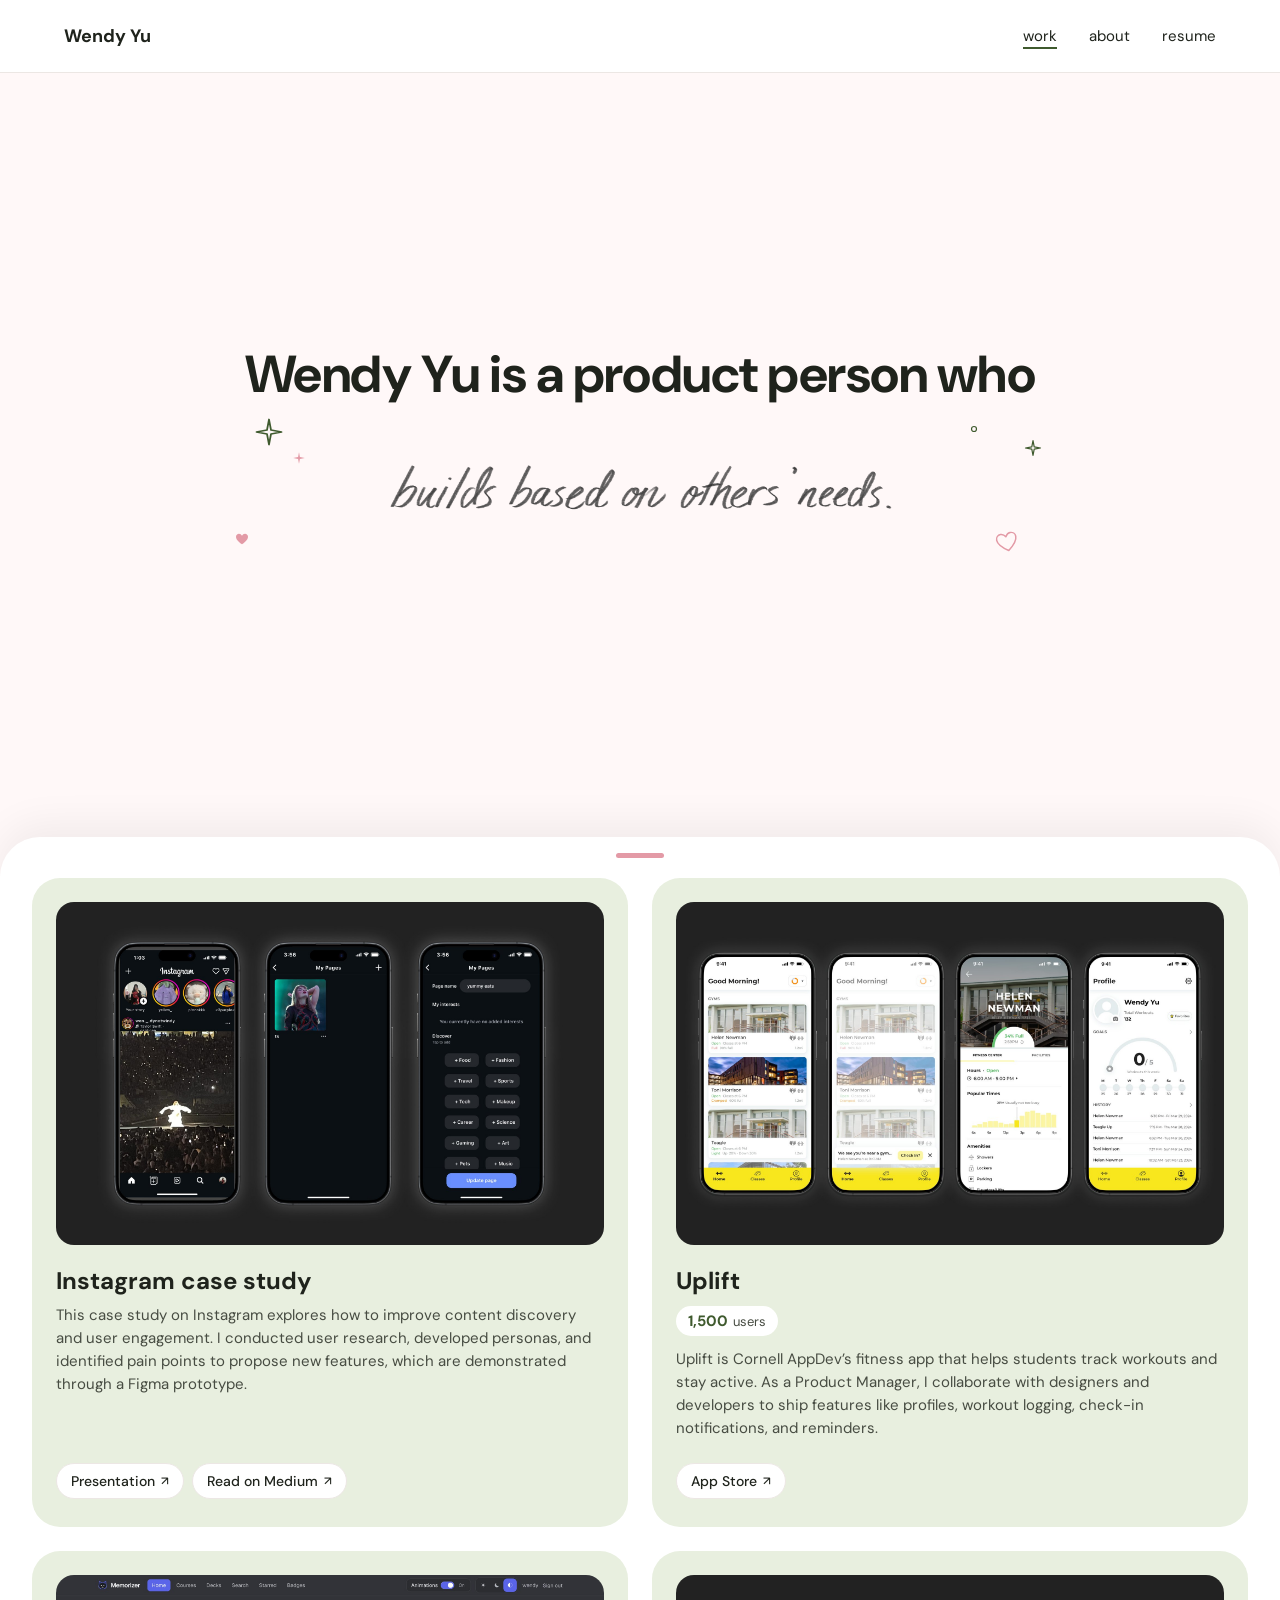
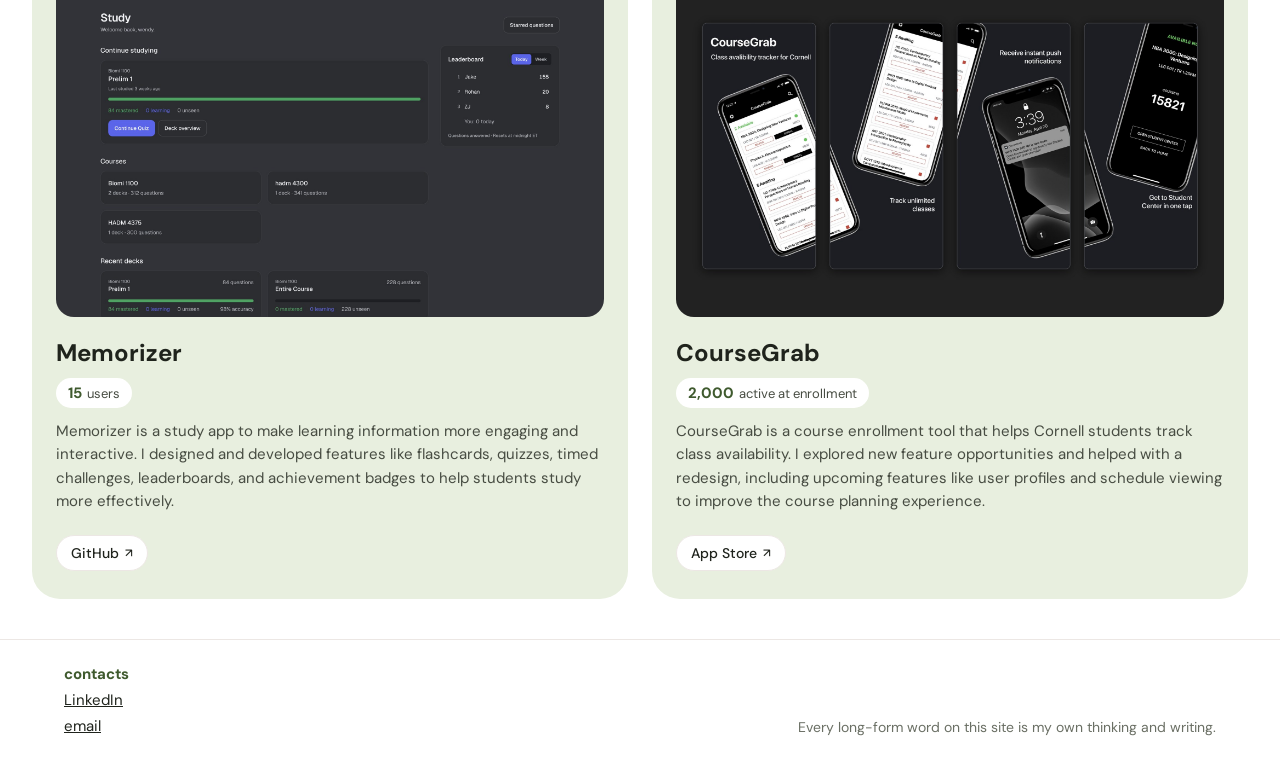
<file: index.html>
<!doctype html>
<html lang="en">
<head>
  <meta charset="utf-8">
  <meta name="viewport" content="width=device-width, initial-scale=1">
  <title>Wendy Yu — Product</title>
  <meta name="description" content="Wendy Yu is a product person who builds based on others' needs.">
  <meta property="og:type" content="website">
  <meta property="og:title" content="Wendy Yu — Product">
  <meta property="og:description" content="Wendy Yu is a product person who builds based on others' needs.">
  <meta property="og:image" content="https://yuwendy.com/images/social-preview.jpg">
  <meta property="og:image:width" content="1200">
  <meta property="og:image:height" content="630">
  <meta name="twitter:card" content="summary_large_image">
  <link rel="icon" href="assets/favicon.svg" type="image/svg+xml">
  <link rel="preconnect" href="https://fonts.googleapis.com">
  <link rel="preconnect" href="https://fonts.gstatic.com" crossorigin>
  <link rel="stylesheet" href="https://fonts.googleapis.com/css2?family=DM+Sans:wght@400;500;700&family=Caveat:wght@500&display=swap">
  <link rel="stylesheet" href="styles.css">
</head>
<body>

  <header class="site-header">
    <nav class="nav" aria-label="Main">
      <a class="nav__name" href="index.html">Wendy Yu</a>
      <div class="nav__links">
        <a href="#work" aria-current="page">work</a>
        <a href="about.html">about</a>
        <a href="https://drive.google.com/file/d/1JHWjpFaMQ9myxZFxFlhShqce47A7g4rU/view?usp=sharing" target="_blank" rel="noopener">resume</a>
      </div>
    </nav>
  </header>

  <main>
    <!-- LANDING: stays put while the work sheet slides up over it -->
    <section class="landing" id="top">
      <div class="landing__inner">
        <h1 class="landing__lead">Wendy Yu is a product person who</h1>

        <!-- Screen readers get the full list; the animated reel is decorative -->
        <p class="sr-only">builds based on others' needs, explores creative solutions, wants to make everyday experiences exciting, loves matcha, and researches users' motivations.</p>

        <div class="reel-wrap" aria-hidden="true">
          <!-- Doodles. Swap these for your own hand-drawn PNGs later if you like -->
          <svg class="doodle d1 twinkle" viewBox="0 0 24 24"><path d="M12 2 13.6 10.4 22 12 13.6 13.6 12 22 10.4 13.6 2 12 10.4 10.4Z" fill="none" stroke="currentColor" stroke-width="1.4" stroke-linejoin="round"/></svg>
          <svg class="doodle d2 twinkle t2" viewBox="0 0 24 24"><path d="M12 2 13.6 10.4 22 12 13.6 13.6 12 22 10.4 13.6 2 12 10.4 10.4Z" fill="currentColor"/></svg>
          <svg class="doodle d3 twinkle t3" viewBox="0 0 24 24"><path d="M12 20C5 15 3 11.5 3 8.5 3 6 5 4 7.5 4c2 0 3.5 1.3 4.5 3 1-1.7 2.5-3 4.5-3C19 4 21 6 21 8.5c0 3-2 6.5-9 11.5Z" fill="none" stroke="currentColor" stroke-width="1.4" stroke-linejoin="round"/></svg>
          <svg class="doodle d4 twinkle" viewBox="0 0 24 24"><circle cx="12" cy="12" r="5" fill="none" stroke="currentColor" stroke-width="2.4"/></svg>
          <svg class="doodle d5 twinkle t2" viewBox="0 0 24 24"><path d="M12 2 13.6 10.4 22 12 13.6 13.6 12 22 10.4 13.6 2 12 10.4 10.4Z" fill="none" stroke="currentColor" stroke-width="1.6" stroke-linejoin="round"/></svg>
          <svg class="doodle d6 twinkle t3" viewBox="0 0 24 24"><path d="M12 20C5 15 3 11.5 3 8.5 3 6 5 4 7.5 4c2 0 3.5 1.3 4.5 3 1-1.7 2.5-3 4.5-3C19 4 21 6 21 8.5c0 3-2 6.5-9 11.5Z" fill="currentColor"/></svg>

          <div class="reel-window">
            <!--
              The rotating phrases, in your handwriting. Reorder the <li>s to
              change the order. width/height are the display size in pixels.
            -->
            <ul class="reel" id="reel">
              <li><img src="images/handwriting/phrase-1.png" alt="" width="509" height="52"></li>
              <li><img src="images/handwriting/phrase-2.png" alt="" width="437" height="66"></li>
              <li><img src="images/handwriting/phrase-3.png" alt="" width="691" height="73"></li>
              <li><img src="images/handwriting/phrase-4.png" alt="" width="244" height="56"></li>
              <li><img src="images/handwriting/phrase-5.png" alt="" width="488" height="56"></li>
            </ul>
          </div>
        </div>
      </div>
    </section>

    <!-- WORK SHEET -->
    <section class="sheet" id="work" aria-labelledby="work-title">
      <div class="sheet__handle" aria-hidden="true"></div>
      <h2 class="sr-only" id="work-title">Work</h2>

      <div class="cards">
        <article class="card card--a">
          <a class="card__main" href="https://medium.com/@wendy0103yu/multiple-fyps-a-better-instagram-scrolling-experience-ff1691d93c72" target="_blank" rel="noopener">
            <div class="card__cover"><img src="images/covers/instagram.jpg" alt="" width="2000" height="1250" loading="lazy"></div>
            <h3 class="card__title">Instagram case study</h3>
          </a>
          <p class="card__line">This case study on Instagram explores how to improve content discovery and user engagement. I conducted user research, developed personas, and identified pain points to propose new features, which are demonstrated through a Figma prototype.</p>
          <div class="card__links">
            <a href="https://www.figma.com/deck/fmfhTqV9xPLecTvuJjAIje/Case-Study-Instagram-Pages?node-id=0-1&amp;t=rVo094TEHIlZTUp9-1" target="_blank" rel="noopener">Presentation</a>
            <a href="https://medium.com/@wendy0103yu/multiple-fyps-a-better-instagram-scrolling-experience-ff1691d93c72" target="_blank" rel="noopener">Read on Medium</a>
          </div>
        </article>

        <article class="card card--b">
          <a class="card__main" href="https://apps.apple.com/us/app/uplift-cornell-fitness/id1439374374" target="_blank" rel="noopener">
            <div class="card__cover"><img src="images/covers/uplift.jpg" alt="" width="2000" height="1250" loading="lazy"></div>
            <h3 class="card__title">Uplift</h3>
          </a>
          <!-- Stats: add more <span class="card__stat"> pills as needed -->
          <div class="card__stats">
            <span class="card__stat"><strong>1,500</strong> users</span>
          </div>
          <p class="card__line">Uplift is Cornell AppDev’s fitness app that helps students track workouts and stay active. As a Product Manager, I collaborate with designers and developers to ship features like profiles, workout logging, check-in notifications, and reminders.</p>
          <div class="card__links">
            <a href="https://apps.apple.com/us/app/uplift-cornell-fitness/id1439374374" target="_blank" rel="noopener">App Store</a>
          </div>
        </article>

        <article class="card card--b">
          <a class="card__main" href="https://github.com/cvepo/memorizer" target="_blank" rel="noopener">
            <div class="card__cover"><img src="images/covers/memorizer.jpg" alt="" width="2000" height="1250" loading="lazy"></div>
            <h3 class="card__title">Memorizer</h3>
          </a>
          <!-- Stats: add more <span class="card__stat"> pills as needed -->
          <div class="card__stats">
            <span class="card__stat"><strong>15</strong> users</span>
          </div>
          <p class="card__line">Memorizer is a study app to make learning information more engaging and interactive. I designed and developed features like flashcards, quizzes, timed challenges, leaderboards, and achievement badges to help students study more effectively.</p>
          <div class="card__links">
            <a href="https://github.com/cvepo/memorizer" target="_blank" rel="noopener">GitHub</a>
          </div>
        </article>

        <article class="card card--a">
          <a class="card__main" href="https://apps.apple.com/us/app/coursegrab/id1510823691" target="_blank" rel="noopener">
            <div class="card__cover"><img src="images/covers/coursegrab.jpg" alt="" width="2000" height="1250" loading="lazy"></div>
            <h3 class="card__title">CourseGrab</h3>
          </a>
          <div class="card__stats">
            <span class="card__stat"><strong>2,000</strong> active at enrollment</span>
          </div>
          <p class="card__line">CourseGrab is a course enrollment tool that helps Cornell students track class availability. I explored new feature opportunities and helped with a redesign, including upcoming features like user profiles and schedule viewing to improve the course planning experience.</p>
          <div class="card__links">
            <a href="https://apps.apple.com/us/app/coursegrab/id1510823691" target="_blank" rel="noopener">App Store</a>
          </div>
        </article>
      </div>
    </section>
  </main>

  <footer class="footer">
    <div class="footer__inner">
      <div class="footer__contacts">
        <p class="footer__label">contacts</p>
        <a href="https://www.linkedin.com/in/wendy-yu-cu" target="_blank" rel="noopener">LinkedIn</a>
        <a href="mailto:wy357@cornell.edu">email</a>
      </div>
      <p class="footer__note">Every long-form word on this site is my own thinking and writing.</p>
    </div>
  </footer>

  <script src="script.js"></script>
</body>
</html>
</file>
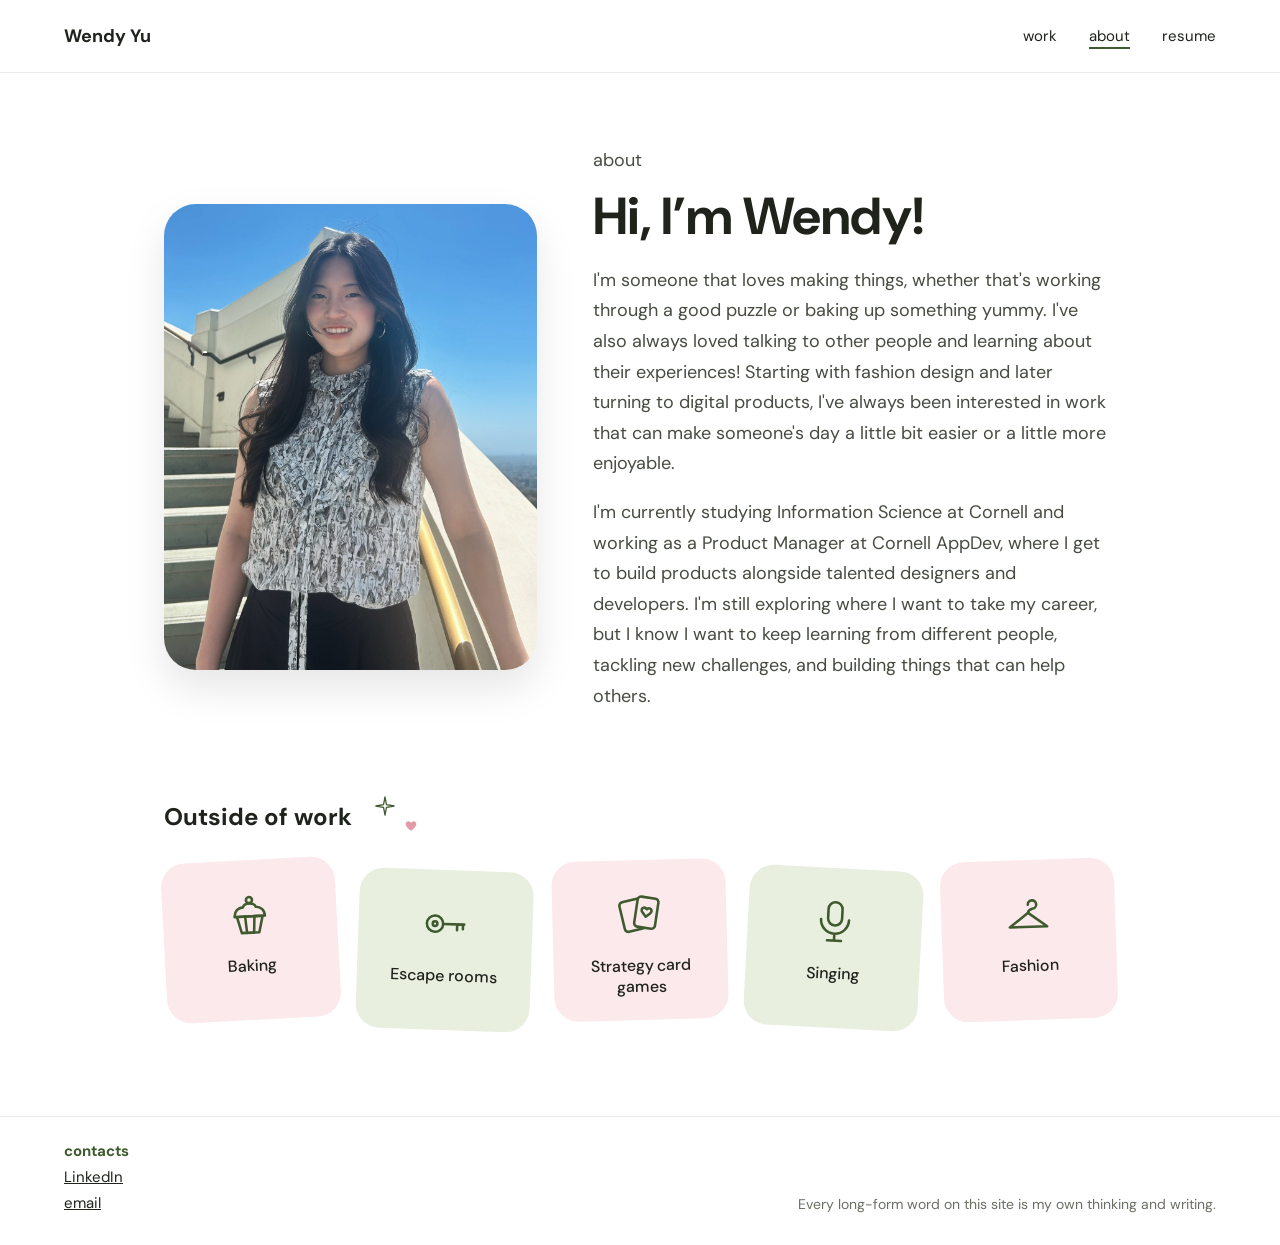
<file: about.html>
<!doctype html>
<html lang="en">
<head>
  <meta charset="utf-8">
  <meta name="viewport" content="width=device-width, initial-scale=1">
  <title>About — Wendy Yu</title>
  <meta property="og:type" content="website">
  <meta property="og:title" content="About — Wendy Yu">
  <meta property="og:description" content="Wendy Yu is a product person who builds based on others' needs.">
  <meta property="og:image" content="https://yuwendy.com/images/social-preview.jpg">
  <meta property="og:image:width" content="1200">
  <meta property="og:image:height" content="630">
  <meta name="twitter:card" content="summary_large_image">
  <link rel="icon" href="assets/favicon.svg" type="image/svg+xml">
  <link rel="stylesheet" href="https://fonts.googleapis.com/css2?family=DM+Sans:wght@400;500;700&family=Caveat:wght@500&display=swap">
  <link rel="stylesheet" href="styles.css">
</head>
<body>

  <header class="site-header">
    <nav class="nav" aria-label="Main">
      <a class="nav__name" href="index.html">Wendy Yu</a>
      <div class="nav__links">
        <a href="index.html#work">work</a>
        <a href="about.html" aria-current="page">about</a>
        <a href="https://drive.google.com/file/d/1JHWjpFaMQ9myxZFxFlhShqce47A7g4rU/view?usp=sharing" target="_blank" rel="noopener">resume</a>
      </div>
    </nav>
  </header>

  <main class="page">
    <div class="about-intro">
      <img class="about-photo" src="images/wendy.jpg" alt="Wendy smiling on a sunny outdoor staircase" width="1200" height="1500">
      <div class="about-text">
        <p class="page__eyebrow">about</p>
        <h1>Hi, I&rsquo;m Wendy!</h1>
        <p>I'm someone that loves making things, whether that's working through a good puzzle or baking up something yummy. I've also always loved talking to other people and learning about their experiences! Starting with fashion design and later turning to digital products, I've always been interested in work that can make someone's day a little bit easier or a little more enjoyable.</p>
        <p>I'm currently studying Information Science at Cornell and working as a Product Manager at Cornell AppDev, where I get to build products alongside talented designers and developers. I'm still exploring where I want to take my career, but I know I want to keep learning from different people, tackling new challenges, and building things that can help others.</p>
      </div>
    </div>

    <section class="hobbies" aria-labelledby="hobbies-title">
      <h2 id="hobbies-title">Outside of work</h2>
      <svg class="hobbies__doodle twinkle" viewBox="0 0 24 24" aria-hidden="true"><path d="M12 2 13.6 10.4 22 12 13.6 13.6 12 22 10.4 13.6 2 12 10.4 10.4Z" fill="none" stroke="currentColor" stroke-width="1.4" stroke-linejoin="round"/></svg>
      <svg class="hobbies__doodle hobbies__doodle--b twinkle t2" viewBox="0 0 24 24" aria-hidden="true"><path d="M12 20C5 15 3 11.5 3 8.5 3 6 5 4 7.5 4c2 0 3.5 1.3 4.5 3 1-1.7 2.5-3 4.5-3C19 4 21 6 21 8.5c0 3-2 6.5-9 11.5Z" fill="currentColor"/></svg>
      <ul class="hobbies__list">
      <li class="hobby">
        <svg class="hobby__icon" viewBox="0 0 48 48" aria-hidden="true" fill="none" stroke="currentColor" stroke-width="2.2" stroke-linecap="round" stroke-linejoin="round"><path d="M13 26h22l-3.5 14h-15z"/><path d="M20 26l1 14M28 26l-1 14"/><path d="M11 26c0-5 3.5-8 7.5-8 1.5-4 9.5-4 11 0 4 0 7.5 3 7.5 8z"/><circle cx="24" cy="12" r="2.6"/></svg>
        <span class="hobby__label">Baking</span>
      </li>
      <li class="hobby">
        <svg class="hobby__icon" viewBox="0 0 48 48" aria-hidden="true" fill="none" stroke="currentColor" stroke-width="2.2" stroke-linecap="round" stroke-linejoin="round"><circle cx="15" cy="24" r="7"/><circle cx="15" cy="24" r="2"/><path d="M22 24h18M34 24v5M39 24v4"/></svg>
        <span class="hobby__label">Escape rooms</span>
      </li>
      <li class="hobby">
        <svg class="hobby__icon" viewBox="0 0 48 48" aria-hidden="true" fill="none" stroke="currentColor" stroke-width="2.2" stroke-linecap="round" stroke-linejoin="round"><rect x="9" y="12" width="18" height="26" rx="3" transform="rotate(-12 18 25)"/><rect x="21" y="10" width="18" height="26" rx="3" transform="rotate(10 30 23)" class="hobby__fill"/><path d="M30 20c-2.5-2.6-6 .4-3.3 3.2L30 26.5l3.3-3.3c2.7-2.8-.8-5.8-3.3-3.2z" transform="rotate(10 30 23)"/></svg>
        <span class="hobby__label">Strategy card games</span>
      </li>
      <li class="hobby">
        <svg class="hobby__icon" viewBox="0 0 48 48" aria-hidden="true" fill="none" stroke="currentColor" stroke-width="2.2" stroke-linecap="round" stroke-linejoin="round"><rect x="18" y="7" width="12" height="20" rx="6"/><path d="M12 22a12 12 0 0 0 24 0M24 34v6M18 40h12"/></svg>
        <span class="hobby__label">Singing</span>
      </li>
      <li class="hobby">
        <svg class="hobby__icon" viewBox="0 0 48 48" aria-hidden="true" fill="none" stroke="currentColor" stroke-width="2.2" stroke-linecap="round" stroke-linejoin="round"><path d="M24 16a3.6 3.6 0 1 1 3.6 3.6c-2.2.6-3.6 1.6-3.6 3.4"/><path d="M24 23 8 35h32z"/></svg>
        <span class="hobby__label">Fashion</span>
      </li>
      </ul>
    </section>
  </main>

  <footer class="footer">
    <div class="footer__inner">
      <div class="footer__contacts">
        <p class="footer__label">contacts</p>
        <a href="https://www.linkedin.com/in/wendy-yu-cu" target="_blank" rel="noopener">LinkedIn</a>
        <a href="mailto:wy357@cornell.edu">email</a>
      </div>
      <p class="footer__note">Every long-form word on this site is my own thinking and writing.</p>
    </div>
  </footer>

</body>
</html>
</file>
<file: styles.css>
/* ==========================================================
   Wendy Yu — portfolio styles
   Change the look here: colors, fonts, and timing live in :root
   ========================================================== */

:root {
  /* Palette: mostly white, with two accents.
     To try a different second accent, change the --blush values. */
  --matcha: #3F5A2E;        /* accent 1: dark matcha green */
  --matcha-soft: #E8EFDF;   /* light matcha, for tiles and cards */
  --blush: #E39AA6;         /* accent 2: blush pink (doodles, details) */
  --blush-soft: #FBE9EB;    /* light blush, for tiles and cards */

  --bg: #FFFFFF;
  --landing: #FFF8F8;       /* barely-there blush so the work sheet still slides over it */
  --sheet: #FFFFFF;
  --card-a: var(--blush-soft);
  --card-b: var(--matcha-soft);
  --ink: #1F231C;           /* near-black with a hint of green */
  --ink-soft: #474C42;
  --ink-muted: #6A6F64;
  --line: #ECE7E4;

  /* Type */
  --font-sans: 'DM Sans', system-ui, -apple-system, sans-serif;
  --font-hand: 'Caveat', cursive;

  /* Layout */
  --nav-h: 72px;
  --max: 1080px;
  --cards-max: 1360px;   /* how wide the project grid can get */
  --radius-sheet: 40px;
  --radius-card: 28px;

  /* Reel line height — keep in sync with script.js (it reads this) */
  --reel-h: 84px;
}

*, *::before, *::after { box-sizing: border-box; }

html { scroll-behavior: smooth; }

body {
  margin: 0;
  font-family: var(--font-sans);
  color: var(--ink);
  background: var(--bg);
  -webkit-font-smoothing: antialiased;
}

a { color: var(--ink); }
a:hover { color: var(--matcha); }
img { max-width: 100%; display: block; }

.sr-only {
  position: absolute; width: 1px; height: 1px;
  overflow: hidden; clip: rect(0 0 0 0); white-space: nowrap;
}

/* ---------- Nav ---------- */
.site-header {
  position: sticky; top: 0; z-index: 10;
  background: var(--bg);
  border-bottom: 1px solid var(--line);
}
.nav {
  max-width: 1200px; margin: 0 auto; padding: 0 24px;
  height: var(--nav-h);
  display: flex; justify-content: space-between; align-items: center; gap: 16px;
}
.nav__name { font-weight: 700; font-size: 18px; text-decoration: none; }
.nav__links { display: flex; gap: 32px; font-size: 15px; }
.nav__links a { padding: 12px 0; text-decoration: none; }
.nav__links a[aria-current="page"] { text-decoration: underline; text-decoration-color: var(--matcha); text-decoration-thickness: 2px; text-underline-offset: 6px; }

/* ---------- Landing ---------- */
.landing {
  position: sticky; top: var(--nav-h); z-index: 1;
  min-height: calc(100vh - var(--nav-h));
  background: var(--landing);
  display: flex; align-items: center; justify-content: center;
  padding: 48px 24px 120px;
}
.landing__inner {
  width: 100%; max-width: 900px;
  display: flex; flex-direction: column; align-items: center; gap: 12px;
  text-align: center;
}
.landing__lead {
  margin: 0;
  font-size: clamp(32px, 5vw, 52px);
  line-height: 1.15; font-weight: 700; letter-spacing: -0.01em;
}

/* Reel (slot machine) */
.reel-wrap {
  position: relative; width: 100%; max-width: 820px;
  padding: 28px 0;
  color: var(--ink);
}
.reel-window {
  height: var(--reel-h);
  overflow: hidden;
  -webkit-mask-image: linear-gradient(to bottom, transparent 0, #000 22%, #000 78%, transparent 100%);
          mask-image: linear-gradient(to bottom, transparent 0, #000 22%, #000 78%, transparent 100%);
}
.reel {
  list-style: none; margin: 0; padding: 0;
  transition: transform 0.7s cubic-bezier(0.34, 1.45, 0.64, 1);
}
.reel li {
  height: var(--reel-h);
  display: flex; align-items: center; justify-content: center;
  font-family: var(--font-hand);
  font-size: clamp(34px, 5vw, 54px);
  white-space: nowrap;
}
.reel li img { max-width: 92%; height: auto; }

/* Doodles */
.doodle { position: absolute; color: var(--matcha); }
.doodle.d2, .doodle.d3, .doodle.d6 { color: var(--blush); }
.d1 { width: 30px; left: 24px; top: 0; }
.d2 { width: 14px; left: 62px; top: 34px; }
.d3 { width: 26px; right: 30px; bottom: 2px; rotate: -12deg; }
.d4 { width: 12px; right: 70px; top: 6px; }
.d5 { width: 18px; right: 8px; top: 22px; }
.d6 { width: 16px; left: 4px; bottom: 10px; }

@keyframes twinkle {
  0%, 100% { opacity: 1; scale: 1; }
  50% { opacity: 0.45; scale: 0.82; }
}
.twinkle { animation: twinkle 2.8s ease-in-out infinite; }
.twinkle.t2 { animation-delay: -0.9s; }
.twinkle.t3 { animation-delay: -1.8s; }

/* ---------- Work sheet ---------- */
.sheet {
  position: relative; z-index: 2;
  background: var(--sheet);
  border-radius: var(--radius-sheet) var(--radius-sheet) 0 0;
  box-shadow: 0 -12px 40px rgba(0, 0, 0, 0.06);
  padding: 16px clamp(12px, 2.5vw, 40px) 40px;
  margin-top: -64px; /* peeks up over the landing as a "pull up" hint */
}
.sheet__handle {
  width: 48px; height: 5px; border-radius: 3px;
  background: var(--blush); margin: 0 auto 20px;
}
.cards {
  max-width: var(--cards-max); margin: 0 auto;
  display: grid; grid-template-columns: repeat(2, minmax(0, 1fr)); gap: 24px;
}
.card {
  border-radius: var(--radius-card);
  padding: 24px 24px 28px;
  display: flex; flex-direction: column; gap: 8px;
  text-decoration: none; color: var(--ink);
  transition: transform 0.25s ease, box-shadow 0.25s ease;
}
.card--a { background: var(--matcha-soft); } /* all project cards are light matcha */
.card--b { background: var(--card-b); }
.card:hover, .card:focus-within {
  transform: translateY(-4px);
  box-shadow: 0 14px 30px rgba(0, 0, 0, 0.08);
  color: var(--ink);
}
.card__cover {
  aspect-ratio: 16 / 10; border-radius: 18px;
  background: rgba(255, 255, 255, 0.6);
  overflow: hidden; margin-bottom: 12px;
}
.card__cover img { width: 100%; height: 100%; object-fit: cover; transition: transform 0.4s ease; }
.card:hover .card__cover img, .card:focus-within .card__cover img { transform: scale(1.03); }
/* Hover arrow: a plain white arrow with a soft shadow, top-right of the cover */
.card { position: relative; }
.card::after {
  content: "";
  position: absolute; top: 32px; right: 34px; z-index: 1;
  width: 22px; height: 22px;
  background: url("data:image/svg+xml,%3Csvg xmlns='http://www.w3.org/2000/svg' viewBox='0 0 24 24' fill='none' stroke='white' stroke-width='2.6' stroke-linecap='round' stroke-linejoin='round'%3E%3Cpath d='M6 18 18 6M8 6h10v10'/%3E%3C/svg%3E") center / contain no-repeat;
  filter: drop-shadow(0 2px 6px rgba(0, 0, 0, 0.5));
  opacity: 0; transform: translate(-6px, 6px);
  transition: opacity 0.25s ease, transform 0.25s ease;
  pointer-events: none;
}
.card:hover::after, .card:focus-within::after { opacity: 1; transform: none; }
.card__title { margin: 0; font-size: 24px; font-weight: 700; }
.card__line { margin: 0; font-size: 15px; color: var(--ink-soft); }
.card__main { display: flex; flex-direction: column; gap: 8px; text-decoration: none; color: var(--ink); }
.card__main:hover { color: var(--ink); }
.card__main::before { content: ""; position: absolute; inset: 0; border-radius: inherit; } /* makes the whole card clickable */
.card__main:focus-visible { outline: none; }
.card:has(.card__main:focus-visible) { outline: 2px solid var(--ink); outline-offset: 3px; }
.card__line { line-height: 1.55; }
.card__stats { display: flex; flex-wrap: wrap; gap: 8px; margin: 2px 0 4px; }
.card__stat {
  display: inline-flex; align-items: baseline; gap: 5px;
  padding: 5px 12px; border-radius: 999px;
  background: #FFFFFF;
  font-size: 13px; color: var(--ink-soft);
}
.card__stat strong { font-size: 15px; font-weight: 700; color: var(--matcha); }
.card__links { position: relative; z-index: 2; display: flex; flex-wrap: wrap; gap: 8px; margin-top: auto; padding-top: 14px; } /* pinned to the bottom so buttons line up across a row */
.card__links a {
  display: inline-flex; align-items: center; gap: 6px;
  padding: 8px 14px; border-radius: 999px;
  background: #FFFFFF; color: var(--ink); text-decoration: none;
  font-size: 14px; font-weight: 500;
  border: 1px solid var(--line);
  transition: background 0.2s ease;
}
.card__links a::after { content: "\2197"; font-size: 12px; font-variant-emoji: text; }
.card__links a:hover { background: var(--matcha); color: #FFFFFF; border-color: var(--matcha); }

/* ---------- Footer ---------- */
.footer {
  position: relative; z-index: 2;
  background: var(--sheet);
  border-top: 1px solid var(--line);
}
.footer__inner {
  max-width: 1200px; margin: 0 auto; padding: 24px 24px 32px;
  display: flex; justify-content: space-between; align-items: flex-end;
  gap: 16px; flex-wrap: wrap; font-size: 15px;
}
.footer__contacts { display: flex; flex-direction: column; gap: 6px; }
.footer__label { margin: 0; font-weight: 700; color: var(--matcha); }
.footer__note { margin: 0; font-size: 14px; color: var(--ink-muted); }

/* ---------- Inner pages (about + case studies) ---------- */
.page {
  max-width: 760px; margin: 0 auto; padding: 72px 24px 96px;
}
.page__eyebrow { margin: 0 0 12px; font-size: 14px; color: var(--ink-muted); }
.page h1 { margin: 0 0 16px; font-size: clamp(36px, 5vw, 52px); line-height: 1.1; }
.page h2 { margin: 56px 0 12px; font-size: 24px; }
.page p, .page li { font-size: 18px; line-height: 1.7; color: var(--ink-soft); }
.page__meta {
  display: grid; grid-template-columns: repeat(3, minmax(0, 1fr)); gap: 16px;
  margin: 32px 0; padding: 20px 0;
  border-top: 1px solid var(--line); border-bottom: 1px solid var(--line);
}
.page__meta dt { font-size: 13px; color: var(--ink-muted); margin-bottom: 4px; }
.page__meta dd { margin: 0; font-size: 16px; }
.figure {
  margin: 32px 0; border-radius: 20px; background: var(--card-a);
  aspect-ratio: 16 / 10; overflow: hidden;
  display: flex; align-items: center; justify-content: center;
  color: var(--ink-muted); font-size: 14px;
}
.figure img { width: 100%; height: 100%; object-fit: cover; }
.back { display: inline-block; margin-bottom: 32px; font-size: 15px; }
.button {
  display: inline-block; padding: 14px 22px; border-radius: 999px;
  background: var(--ink); color: #fff; text-decoration: none; font-weight: 500;
}
.button:hover { color: #fff; background: #000; }

/* About page: photo beside the intro on desktop, stacked on phones */
.page:has(.about-intro) { max-width: 1000px; }
.about-intro {
  display: grid; grid-template-columns: minmax(0, 5fr) minmax(0, 7fr);
  gap: 56px; align-items: center;
}
.about-photo {
  width: 100%; height: auto; aspect-ratio: 4 / 5; object-fit: cover;
  border-radius: 32px;
  box-shadow: 0 18px 40px rgba(0, 0, 0, 0.10);
}
.about-text h1 { margin-bottom: 20px; }

/* Hobbies: tilted sticker tiles with hand-drawn icons */
.hobbies { position: relative; margin-top: 72px; }
.hobbies h2 { margin: 0 0 28px; }
.hobbies__doodle { position: absolute; width: 22px; color: var(--matcha); top: -6px; left: 210px; }
.hobbies__doodle--b { width: 14px; color: var(--blush); top: 18px; left: 240px; }
.hobbies__list {
  list-style: none; margin: 0; padding: 0;
  display: grid; grid-template-columns: repeat(5, minmax(0, 1fr)); gap: 20px;
}
.hobby {
  background: var(--card-a);
  border-radius: 24px;
  padding: 26px 14px 22px;
  display: flex; flex-direction: column; align-items: center; gap: 14px;
  text-align: center;
  rotate: var(--tilt, 0deg);
  transition: rotate 0.3s ease, transform 0.3s ease, box-shadow 0.3s ease, background 0.3s ease;
  cursor: default;
}
.hobby:nth-child(1) { --tilt: -3deg; }
.hobby:nth-child(2) { --tilt: 2deg; transform: translateY(10px); }
.hobby:nth-child(3) { --tilt: -1.5deg; }
.hobby:nth-child(4) { --tilt: 3deg; transform: translateY(8px); }
.hobby:nth-child(5) { --tilt: -2deg; }
.hobby:nth-child(even) { background: var(--matcha-soft); }
.hobby:hover {
  background: var(--matcha);
  rotate: 0deg; transform: translateY(-6px);
  box-shadow: 0 14px 28px rgba(0, 0, 0, 0.08);
}
.hobby__icon { width: 56px; height: 56px; color: var(--matcha); transition: color 0.3s ease; }
.hobby__fill { fill: var(--card-a); transition: fill 0.3s ease; }
.hobby:nth-child(even) .hobby__fill { fill: var(--matcha-soft); }
.hobby:hover .hobby__fill { fill: var(--matcha); }
.hobby:hover .hobby__icon, .hobby:hover .hobby__label { color: #FFFFFF; }
.hobby:hover .hobby__icon { animation: hobby-wiggle 0.6s ease; }
.hobby__label { font-size: 16px; font-weight: 500; line-height: 1.3; color: var(--ink); transition: color 0.3s ease; }
@keyframes hobby-wiggle {
  0%, 100% { rotate: 0deg; }
  25% { rotate: -10deg; }
  50% { rotate: 8deg; }
  75% { rotate: -4deg; }
}

/* ---------- Phone ---------- */
@media (max-width: 760px) {
  .cards { grid-template-columns: 1fr; gap: 20px; }
  .nav__links { gap: 18px; }
  .reel li { white-space: normal; line-height: 1; }
  .doodle { display: none; }
  .doodle.d1, .doodle.d3 { display: block; }
  .page__meta { grid-template-columns: 1fr; }
  .about-intro { grid-template-columns: 1fr; gap: 32px; }
  .about-photo { max-width: 360px; border-radius: 24px; }
  .hobbies__list { grid-template-columns: repeat(2, minmax(0, 1fr)); gap: 16px; }
  .hobby:nth-child(n) { transform: none; }
}

/* Respect people who turn off motion */
@media (prefers-reduced-motion: reduce) {
  html { scroll-behavior: auto; }
  .reel { transition: none; }
  .twinkle { animation: none; }
  .card, .card__cover img, .card::after { transition: none; }
  .hobby { transition: none; }
  .hobby:hover .hobby__icon { animation: none; }
}
</file>
